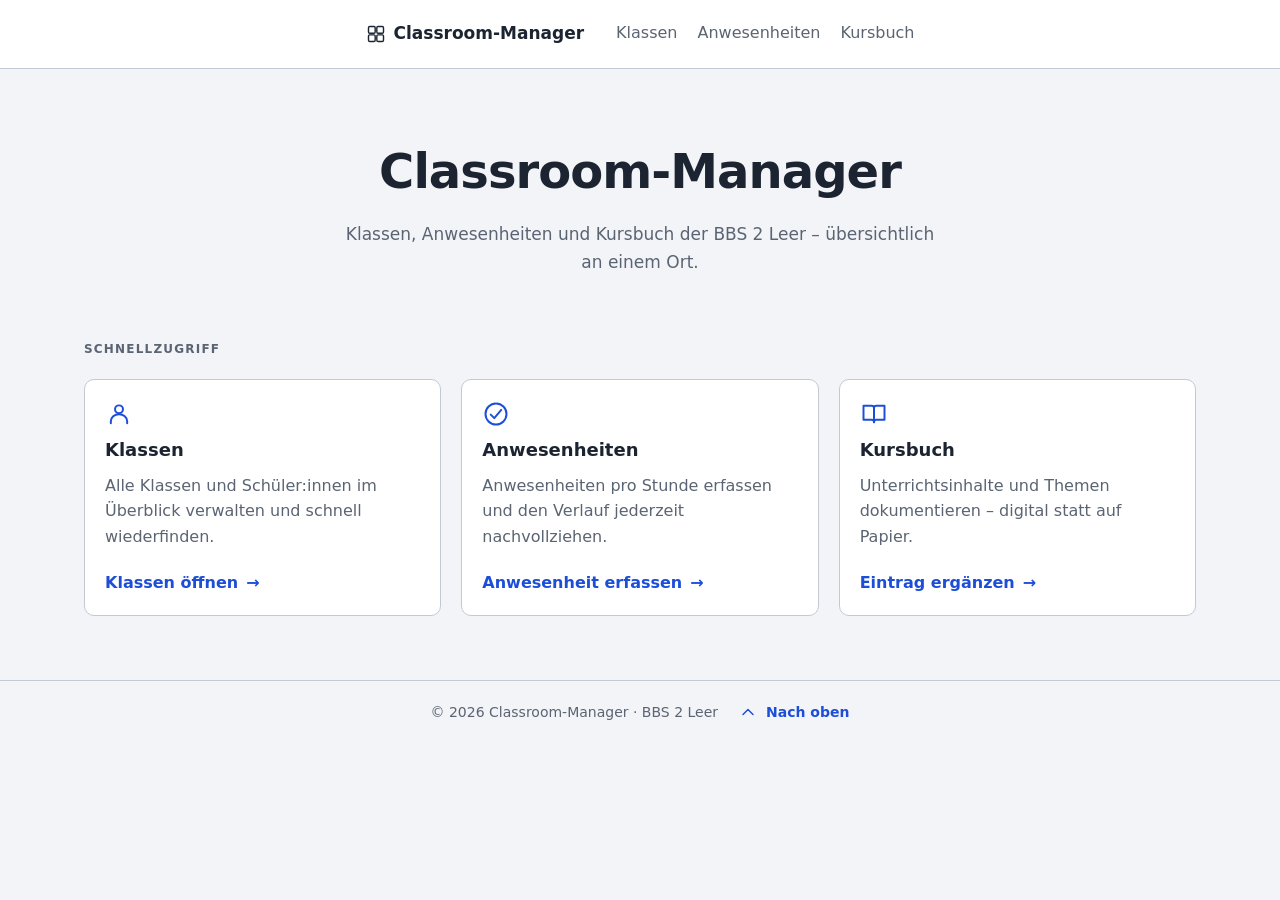
<file: frontend/prototypes/landing/index.html>
<!DOCTYPE html>
<html lang="de">
<head>
  <meta charset="UTF-8" />
  <meta name="viewport" content="width=device-width, initial-scale=1.0" />
  <title>Classroom-Manager – BBS 2 Leer</title>
  <link rel="stylesheet" href="styles.css" />
</head>
<body>
  <!-- Icon sprite: referenced via <use href="#icon-...">. Maybe use a external library when its not a prototype -->
  <svg class="sprite" aria-hidden="true">
    <symbol id="icon-logo" viewBox="0 0 24 24">
      <rect x="3" y="3" width="8" height="8" rx="1.5" />
      <rect x="13" y="3" width="8" height="8" rx="1.5" />
      <rect x="3" y="13" width="8" height="8" rx="1.5" />
      <rect x="13" y="13" width="8" height="8" rx="1.5" />
    </symbol>
    <symbol id="icon-classes" viewBox="0 0 24 24">
      <circle cx="12" cy="8" r="3.4" />
      <path d="M5 20v-1.8a7 6 0 0 1 14 0V20" />
    </symbol>
    <symbol id="icon-attendance" viewBox="0 0 24 24">
      <circle cx="12" cy="12" r="9" />
      <path d="m7.5 12.5 3 3 6-7" />
    </symbol>
    <symbol id="icon-coursebook" viewBox="0 0 24 24">
      <path d="M3 5h7a2 2 0 0 1 2 2v12a2 2 0 0 0-2-2H3z" />
      <path d="M21 5h-7a2 2 0 0 0-2 2v12a2 2 0 0 1 2-2h7z" />
    </symbol>
    <symbol id="icon-arrow-up" viewBox="0 0 24 24">
      <path d="m6 15 6-6 6 6" />
    </symbol>
  </svg>

  <a class="skip-link" href="#inhalt">Zum Inhalt springen</a>

  <header class="header" id="seitenanfang">
    <a class="header__brand" href="#seitenanfang">
      <svg class="icon" aria-hidden="true"><use href="#icon-logo" /></svg>
      Classroom-Manager
    </a>

    <nav aria-label="Hauptnavigation">
      <ul class="nav">
        <li><a class="nav__link" href="#klassen">Klassen</a></li>
        <li><a class="nav__link" href="#anwesenheiten">Anwesenheiten</a></li>
        <li><a class="nav__link" href="#kursbuch">Kursbuch</a></li>
      </ul>
    </nav>
  </header>

  <main id="inhalt">
    <section class="hero">
      <h1 class="hero__title">Classroom-Manager</h1>
      <p class="hero__text">
        Klassen, Anwesenheiten und Kursbuch der BBS 2 Leer – übersichtlich an einem Ort.
      </p>
    </section>

    <section class="section" aria-labelledby="schnellzugriff">
      <h2 class="section__label" id="schnellzugriff">Schnellzugriff</h2>

      <ul class="cards">
        <li>
          <article class="card" id="klassen">
            <svg class="card__icon" aria-hidden="true"><use href="#icon-classes" /></svg>
            <h3 class="card__title">Klassen</h3>
            <p class="card__text">
              Alle Klassen und Schüler:innen im Überblick verwalten und schnell wiederfinden.
            </p>
            <a class="card__link" href="#klassen">
              Klassen öffnen
              <span aria-hidden="true">→</span>
            </a>
          </article>
        </li>

        <li>
          <article class="card" id="anwesenheiten">
            <svg class="card__icon" aria-hidden="true"><use href="#icon-attendance" /></svg>
            <h3 class="card__title">Anwesenheiten</h3>
            <p class="card__text">
              Anwesenheiten pro Stunde erfassen und den Verlauf jederzeit nachvollziehen.
            </p>
            <a class="card__link" href="#anwesenheiten">
              Anwesenheit erfassen
              <span aria-hidden="true">→</span>
            </a>
          </article>
        </li>

        <li>
          <article class="card" id="kursbuch">
            <svg class="card__icon" aria-hidden="true"><use href="#icon-coursebook" /></svg>
            <h3 class="card__title">Kursbuch</h3>
            <p class="card__text">
              Unterrichtsinhalte und Themen dokumentieren – digital statt auf Papier.
            </p>
            <a class="card__link" href="#kursbuch">
              Eintrag ergänzen
              <span aria-hidden="true">→</span>
            </a>
          </article>
        </li>
      </ul>
    </section>
  </main>

  <footer class="footer">
    <p class="footer__text">&copy; 2026 Classroom-Manager &middot; BBS 2 Leer</p>
    <a class="footer__link" href="#seitenanfang">
      <svg class="icon" aria-hidden="true"><use href="#icon-arrow-up" /></svg>
      Nach oben
    </a>
  </footer>

</body>
</html>
</file>
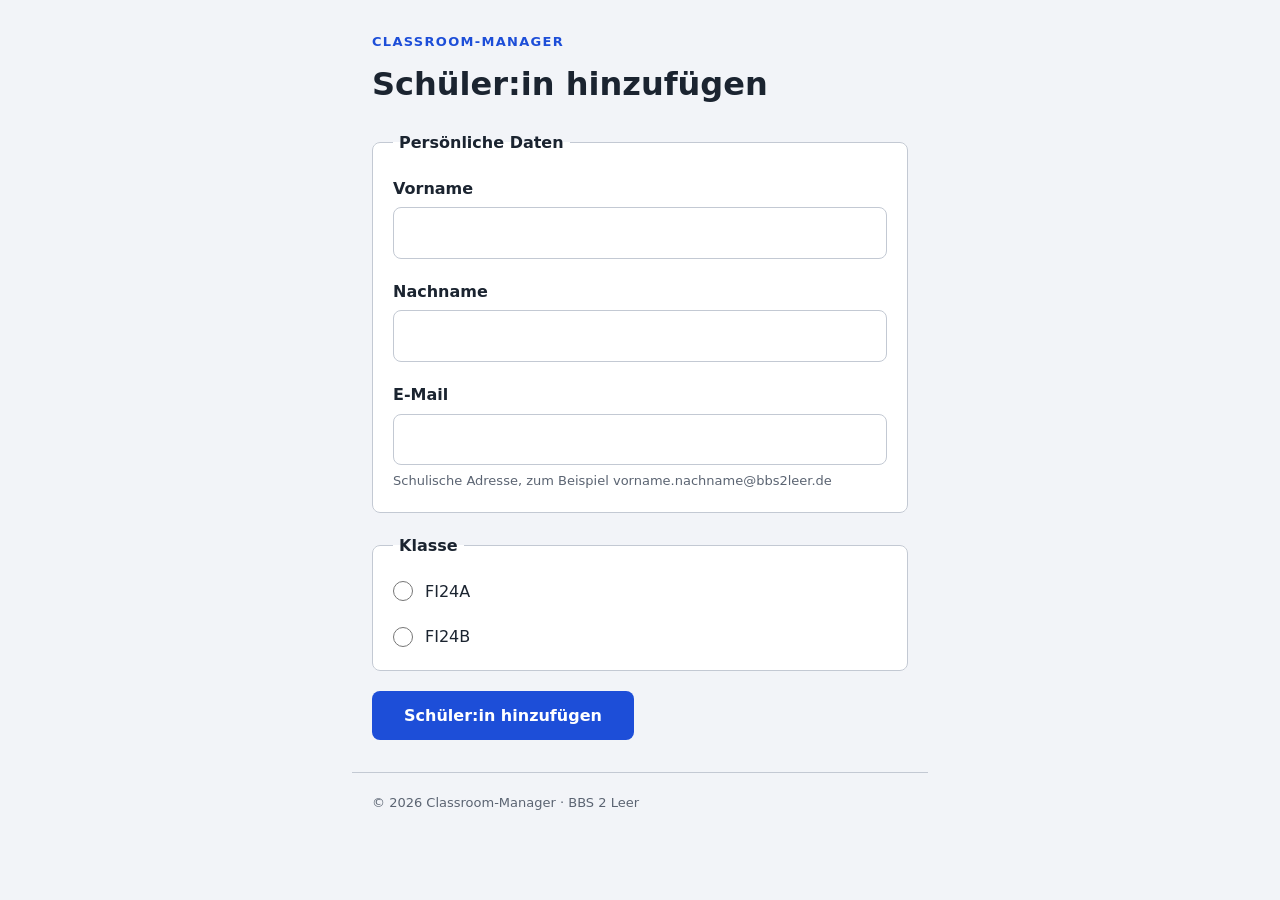
<file: frontend/prototypes/register/index.html>
<!DOCTYPE html>
<html lang="de">
<head>
  <meta charset="UTF-8" />
  <meta name="viewport" content="width=device-width, initial-scale=1.0" />
  <title>Schüler:in hinzufügen – Classroom-Manager</title>
  <link rel="stylesheet" href="styles.css" />
  <script src="validation.js" defer></script>
</head>
<body>
  <header class="page-header">
    <p class="page-header__brand">Classroom-Manager</p>
    <h1>Schüler:in hinzufügen</h1>
  </header>

  <main>
    <form class="form" method="post">
      <p class="form__status" role="status" aria-live="polite"></p>

      <fieldset class="fieldset">
        <legend class="fieldset__legend">Persönliche Daten</legend>

        <div class="field">
          <label class="field__label" for="first-name">Vorname</label>
          <input
            class="field__input"
            id="first-name"
            name="firstName"
            type="text"
            autocomplete="given-name"
            aria-describedby="first-name-error"
            required
          />
          <p class="field__error" id="first-name-error">Bitte gib einen Vornamen ein.</p>
        </div>

        <div class="field">
          <label class="field__label" for="last-name">Nachname</label>
          <input
            class="field__input"
            id="last-name"
            name="lastName"
            type="text"
            autocomplete="family-name"
            aria-describedby="last-name-error"
            required
          />
          <p class="field__error" id="last-name-error">Bitte gib einen Nachnamen ein.</p>
        </div>

        <div class="field">
          <label class="field__label" for="email">E-Mail</label>
          <input
            class="field__input"
            id="email"
            name="email"
            type="email"
            autocomplete="email"
            aria-describedby="email-hint email-error"
            required
          />
          <p class="field__hint" id="email-hint">Schulische Adresse, zum Beispiel vorname.nachname@bbs2leer.de</p>
          <p class="field__error" id="email-error">Bitte gib eine gültige E-Mail-Adresse ein, inklusive @.</p>
        </div>
      </fieldset>

      <fieldset class="fieldset" aria-describedby="class-error">
        <legend class="fieldset__legend">Klasse</legend>

        <div class="choice">
          <input class="choice__input" id="class-fi24a" name="schoolClass" type="radio" value="FI24A" required />
          <label class="choice__label" for="class-fi24a">FI24A</label>
        </div>

        <div class="choice">
          <input class="choice__input" id="class-fi24b" name="schoolClass" type="radio" value="FI24B" />
          <label class="choice__label" for="class-fi24b">FI24B</label>
        </div>

        <p class="field__error" id="class-error">Bitte wähle eine Klasse aus.</p>
      </fieldset>

      <button class="button" type="submit">Schüler:in hinzufügen</button>
    </form>
  </main>

  <footer class="page-footer">
    <p>&copy; 2026 Classroom-Manager &middot; BBS 2 Leer</p>
  </footer>
</body>
</html>
</file>
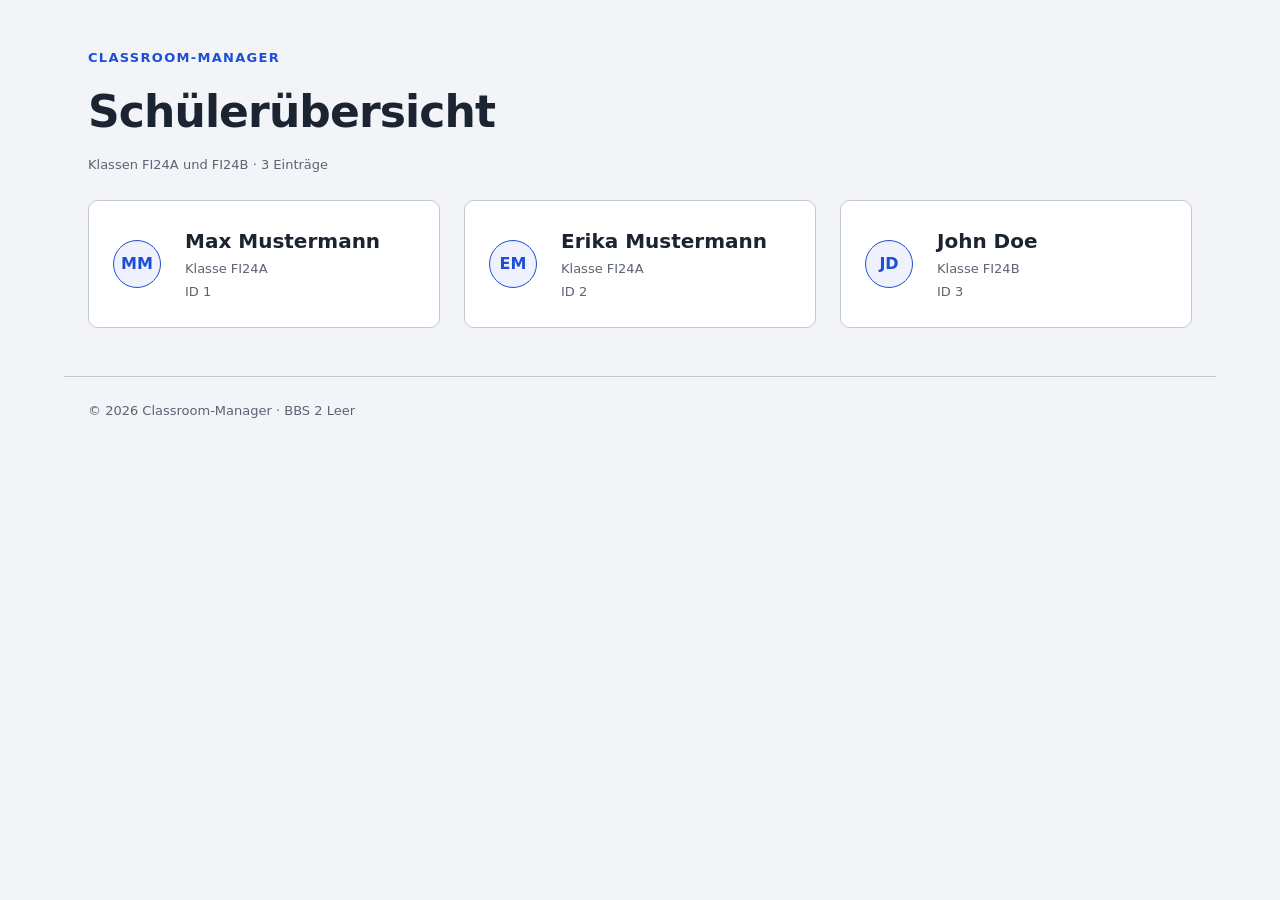
<file: frontend/prototypes/students/index.html>
<!DOCTYPE html>
<html lang="de">
<head>
  <meta charset="UTF-8" />
  <meta name="viewport" content="width=device-width, initial-scale=1.0" />
  <title>Schülerübersicht – Classroom-Manager</title>
  <link rel="stylesheet" href="styles/base.css" />
  <link rel="stylesheet" href="styles/layout.css" />
</head>
<body>
  <header class="page-header">
    <p class="page-header__brand">Classroom-Manager</p>
    <h1 class="page-header__title">Schülerübersicht</h1>
    <p class="page-header__meta">Klassen FI24A und FI24B &middot; 3 Einträge</p>
  </header>

  <main>
    <ul class="student-grid">
      <li>
        <article class="student-card">
          <p class="student-card__initials" aria-hidden="true">MM</p>
          <div class="student-card__body">
            <h2 class="student-card__name">Max Mustermann</h2>
            <p class="student-card__class">Klasse FI24A</p>
            <p class="student-card__id">ID 1</p>
          </div>
        </article>
      </li>

      <li>
        <article class="student-card">
          <p class="student-card__initials" aria-hidden="true">EM</p>
          <div class="student-card__body">
            <h2 class="student-card__name">Erika Mustermann</h2>
            <p class="student-card__class">Klasse FI24A</p>
            <p class="student-card__id">ID 2</p>
          </div>
        </article>
      </li>

      <li>
        <article class="student-card">
          <p class="student-card__initials" aria-hidden="true">JD</p>
          <div class="student-card__body">
            <h2 class="student-card__name">John Doe</h2>
            <p class="student-card__class">Klasse FI24B</p>
            <p class="student-card__id">ID 3</p>
          </div>
        </article>
      </li>
    </ul>
  </main>

  <footer class="page-footer">
    <p>&copy; 2026 Classroom-Manager &middot; BBS 2 Leer</p>
  </footer>
</body>
</html>
</file>
<file: frontend/prototypes/landing/styles.css>
/* ==========================================================================
   Design tokens
   ========================================================================== */

:root {
  --cm-bg: #f2f4f8;
  --cm-surface: #ffffff;
  --cm-text: #1b2430;
  --cm-text-muted: #5b6472;
  --cm-border: #c3c9d3;
  --cm-primary: #1d4ed8;
  --cm-primary-soft: rgba(29, 78, 216, 0.07);
  --cm-on-primary: #ffffff;

  --cm-space-xs: 0.5rem;
  --cm-space-sm: 0.75rem;
  --cm-space-md: 1.25rem;
  --cm-space-lg: 2rem;
  --cm-space-xl: 4rem;

  --cm-radius: 0.625rem;

  --cm-header-height: 3.5rem;
}

@media (prefers-color-scheme: dark) {
  :root {
    --cm-bg: #12161c;
    --cm-surface: #1a1f27;
    --cm-text: #e7eaf1;
    --cm-text-muted: #9aa4b2;
    --cm-border: #39424f;
    --cm-primary: #7aa2ff;
    --cm-primary-soft: rgba(122, 162, 255, 0.1);
    --cm-on-primary: #12161c;
  }
}

/* ==========================================================================
   Base
   ========================================================================== */

* {
  box-sizing: border-box;
}

body {
  margin: 0;
  background-color: var(--cm-bg);
  color: var(--cm-text);
  font-family: system-ui, -apple-system, "Segoe UI", Roboto, sans-serif;
  line-height: 1.6;
}

:focus-visible {
  outline: 3px solid var(--cm-primary);
  outline-offset: 2px;
}

.sprite {
  display: none;
}

.icon {
  width: 1.25rem;
  height: 1.25rem;
  flex: none;
  fill: none;
  stroke: currentColor;
  stroke-width: 1.7;
  stroke-linecap: round;
  stroke-linejoin: round;
}

.skip-link {
  position: absolute;
  top: var(--cm-space-xs);
  left: var(--cm-space-xs);
  z-index: 2;
  padding: var(--cm-space-xs) var(--cm-space-md);
  border-radius: var(--cm-radius);
  background-color: var(--cm-primary);
  color: var(--cm-on-primary);
  font-weight: 600;
  text-decoration: none;
  transform: translateY(-200%);
}

.skip-link:focus-visible {
  transform: translateY(0);
}

/* ==========================================================================
   Header
   ========================================================================== */

.header {
  position: sticky;
  top: 0;
  z-index: 1;
  display: flex;
  flex-wrap: wrap;
  gap: var(--cm-space-sm) var(--cm-space-lg);
  align-items: center;
  justify-content: center;
  min-height: var(--cm-header-height);
  padding: var(--cm-space-sm) var(--cm-space-md);
  background-color: var(--cm-surface);
  border-bottom: 1px solid var(--cm-border);
}

.header__brand {
  display: flex;
  gap: var(--cm-space-xs);
  align-items: center;
  color: var(--cm-text);
  font-size: 1.0625rem;
  font-weight: 700;
  text-decoration: none;
}

.nav {
  display: flex;
  gap: var(--cm-space-md);
  margin: 0;
  padding: 0;
  list-style: none;
}

.nav__link {
  display: block;
  padding: var(--cm-space-xs) 0;
  border-bottom: 2px solid transparent;
  color: var(--cm-text-muted);
  font-weight: 500;
  text-decoration: none;
}

.nav__link:hover,
.nav__link:focus-visible {
  border-bottom-color: var(--cm-primary);
  color: var(--cm-primary);
}

/* ==========================================================================
   Hero
   ========================================================================== */

.hero {
  padding: var(--cm-space-xl) var(--cm-space-md);
  text-align: center;
}

.hero__title {
  margin: 0 0 var(--cm-space-sm);
  font-size: clamp(2rem, 6vw, 3rem);
  font-weight: 800;
  letter-spacing: -0.02em;
  text-wrap: balance;
}

.hero__text {
  max-width: 38rem;
  margin: 0 auto;
  color: var(--cm-text-muted);
  font-size: 1.0625rem;
}

/* ==========================================================================
   Section
   ========================================================================== */

.section {
  max-width: 72rem;
  margin: 0 auto;
  padding: 0 var(--cm-space-md) var(--cm-space-xl);
}

.section__label {
  margin: 0 0 var(--cm-space-md);
  color: var(--cm-text-muted);
  font-size: 0.75rem;
  font-weight: 600;
  letter-spacing: 0.1em;
  text-transform: uppercase;
}

/* ==========================================================================
   Cards — one column on mobile, two from 768px, three from 1024px
   ========================================================================== */

.cards {
  display: grid;
  grid-template-columns: 1fr;
  gap: var(--cm-space-md);
  margin: 0;
  padding: 0;
  list-style: none;
}

@media (min-width: 768px) {
  .cards {
    grid-template-columns: repeat(2, 1fr);
  }
}

@media (min-width: 1024px) {
  .cards {
    grid-template-columns: repeat(3, 1fr);
  }
}

.card {
  position: relative;
  display: flex;
  flex-direction: column;
  gap: var(--cm-space-xs);
  height: 100%;
  padding: var(--cm-space-md);
  background-color: var(--cm-surface);
  border: 1.5px solid var(--cm-border);
  border-radius: var(--cm-radius);
  transition: border-color 150ms ease, background-color 150ms ease;
}

/* focus-within gives keyboard users the same cue as hover gives mouse users */
.card:hover,
.card:focus-within {
  border-color: var(--cm-primary);
  background-color: var(--cm-primary-soft);
}

.card__icon {
  width: 1.75rem;
  height: 1.75rem;
  fill: none;
  stroke: var(--cm-primary);
  stroke-width: 1.7;
  stroke-linecap: round;
  stroke-linejoin: round;
}

.card__title {
  margin: 0;
  font-size: 1.125rem;
}

.card__text {
  margin: 0;
  color: var(--cm-text-muted);
}

.card__link {
  display: flex;
  gap: var(--cm-space-xs);
  align-items: center;
  margin-top: auto;
  padding-top: var(--cm-space-sm);
  color: var(--cm-primary);
  font-weight: 600;
  text-decoration: none;
}

/* Turns the whole card into the link's click target, keeping a single tab stop */
.card__link::after {
  content: "";
  position: absolute;
  inset: 0;
  border-radius: var(--cm-radius);
}

.card:hover .card__link,
.card:focus-within .card__link {
  text-decoration: underline;
}

/* ==========================================================================
   Footer
   ========================================================================== */

.footer {
  display: flex;
  flex-wrap: wrap;
  gap: var(--cm-space-xs) var(--cm-space-md);
  align-items: center;
  justify-content: center;
  padding: var(--cm-space-md);
  border-top: 1px solid var(--cm-border);
  color: var(--cm-text-muted);
  font-size: 0.875rem;
}

.footer__text {
  margin: 0;
}

.footer__link {
  display: flex;
  gap: var(--cm-space-xs);
  align-items: center;
  color: var(--cm-primary);
  font-weight: 600;
  text-decoration: none;
}

.footer__link:hover,
.footer__link:focus-visible {
  text-decoration: underline;
}
</file>
<file: frontend/prototypes/register/styles.css>
/* ==========================================================================
   Design tokens
   ========================================================================== */

:root {
  --cm-bg: #f2f4f8;
  --cm-surface: #ffffff;
  --cm-text: #1b2430;
  --cm-text-muted: #5b6472;
  --cm-border: #c3c9d3;
  --cm-primary: #1d4ed8;
  --cm-error: #b3261e;
  --cm-on-primary: #ffffff;

  --cm-space-xs: 0.375rem;
  --cm-space-sm: 0.75rem;
  --cm-space-md: 1.25rem;
  --cm-space-lg: 2rem;

  --cm-radius: 0.5rem;

  --cm-focus-width: 3px;
  --cm-focus-offset: 2px;
}

@media (prefers-color-scheme: dark) {
  :root {
    --cm-bg: #12161c;
    --cm-surface: #1a1f27;
    --cm-text: #e7eaf1;
    --cm-text-muted: #9aa4b2;
    --cm-border: #39424f;
    --cm-primary: #7aa2ff;
    --cm-error: #ffb4ab;
    --cm-on-primary: #12161c;
  }
}

/* ==========================================================================
   Base
   ========================================================================== */

*,
*::before,
*::after {
  box-sizing: border-box;
}

h1,
p,
legend {
  margin: 0;
}

body {
  margin: 0;
  background-color: var(--cm-bg);
  color: var(--cm-text);
  font-family: system-ui, -apple-system, "Segoe UI", Roboto, sans-serif;
  line-height: 1.6;
}

h1 {
  font-size: clamp(1.5rem, 4vw, 2rem);
  font-weight: 800;
}

/* ==========================================================================
   Focus states
   One rule for everything focusable. Documented in docs/ux/focus-states.md.
   ========================================================================== */

:focus-visible {
  outline: var(--cm-focus-width) solid var(--cm-primary);
  outline-offset: var(--cm-focus-offset);
  border-radius: 2px;
}

/* ==========================================================================
   Page frame
   ========================================================================== */

/* One centred column for header, form and footer so they share an edge
   instead of the form clinging to the left on a wide screen. */
.page-header,
main,
.page-footer {
  width: 100%;
  max-width: 36rem;
  margin-inline: auto;
}

.page-header {
  display: flex;
  flex-direction: column;
  gap: var(--cm-space-xs);
  padding: var(--cm-space-lg) var(--cm-space-md) var(--cm-space-md);
}

.page-header__brand {
  color: var(--cm-primary);
  font-size: 0.8125rem;
  font-weight: 600;
  letter-spacing: 0.1em;
  text-transform: uppercase;
}

main {
  padding: 0 var(--cm-space-md) var(--cm-space-lg);
}

.page-footer {
  padding: var(--cm-space-md);
  border-top: 1px solid var(--cm-border);
  color: var(--cm-text-muted);
  font-size: 0.8125rem;
}

/* ==========================================================================
   Form
   ========================================================================== */

.form {
  display: flex;
  flex-direction: column;
  gap: var(--cm-space-md);
}

.form__status:empty {
  display: none;
}

.form__status {
  padding: var(--cm-space-sm) var(--cm-space-md);
  background-color: var(--cm-surface);
  border-left: 4px solid var(--cm-primary);
  border-radius: var(--cm-radius);
}

.fieldset {
  display: flex;
  flex-direction: column;
  gap: var(--cm-space-md);
  margin: 0;
  padding: var(--cm-space-md);
  background-color: var(--cm-surface);
  border: 1px solid var(--cm-border);
  border-radius: var(--cm-radius);
}

.fieldset__legend {
  padding: 0 var(--cm-space-xs);
  font-weight: 700;
}

/* ==========================================================================
   Field
   ========================================================================== */

.field {
  display: flex;
  flex-direction: column;
  gap: var(--cm-space-xs);
}

.field__label {
  font-weight: 600;
}

.field__input {
  padding: var(--cm-space-sm);
  background-color: var(--cm-surface);
  color: var(--cm-text);
  border: 1px solid var(--cm-border);
  border-radius: var(--cm-radius);
  font: inherit;
}

.field__hint {
  color: var(--cm-text-muted);
  font-size: 0.8125rem;
}

/* Error text stays in the DOM so aria-describedby can point at it, and is
   revealed only once the field is actually invalid after user input. */
.field__error {
  display: none;
  color: var(--cm-error);
  font-size: 0.875rem;
  font-weight: 500;
}

/* :user-invalid fires after interaction, unlike :invalid, which would flag
   every empty required field on page load. */
.field__input:user-invalid {
  border-color: var(--cm-error);
  border-width: 2px;
}

.field__input:user-invalid ~ .field__error,
.fieldset:has(.choice__input:user-invalid) .field__error {
  display: block;
}

/* ==========================================================================
   Radio choice
   ========================================================================== */

.choice {
  display: flex;
  gap: var(--cm-space-sm);
  align-items: center;
}

.choice__input {
  /* 1.25rem keeps the control itself above the 24px minimum target size */
  width: 1.25rem;
  height: 1.25rem;
  margin: 0;
  accent-color: var(--cm-primary);
}

.choice__label {
  font-weight: 500;
}

/* ==========================================================================
   Button
   ========================================================================== */

.button {
  align-self: flex-start;
  min-height: 2.75rem;
  padding: var(--cm-space-sm) var(--cm-space-lg);
  background-color: var(--cm-primary);
  color: var(--cm-on-primary);
  border: none;
  border-radius: var(--cm-radius);
  font: inherit;
  font-weight: 600;
  cursor: pointer;
}
</file>
<file: frontend/prototypes/students/styles/base.css>
/* ==========================================================================
   Base: design tokens, reset, typography
   Contains no class selectors on purpose - component styling lives in layout.css.
   ========================================================================== */

/* --------------------------------------------------------------------------
   Design tokens
   -------------------------------------------------------------------------- */

:root {
  --cm-bg: #f2f4f8;
  --cm-surface: #ffffff;
  --cm-text: #1b2430;
  --cm-text-muted: #5b6472;
  --cm-border: #c3c9d3;
  --cm-primary: #1d4ed8;
  --cm-primary-soft: rgba(29, 78, 216, 0.07);

  /* Fixed spacing for small, structural gaps */
  --cm-space-xs: 0.5rem;
  --cm-space-sm: 0.75rem;

  /* Fluid spacing: grows with the viewport instead of jumping at a breakpoint */
  --cm-space-md: clamp(1rem, 2.5vw, 1.5rem);
  --cm-space-lg: clamp(1.5rem, 5vw, 3rem);

  /* Fluid type: floor for narrow screens, ceiling so it stops growing */
  --cm-font-title: clamp(1.75rem, 6vw, 2.75rem);
  --cm-font-name: clamp(1.0625rem, 2vw, 1.25rem);
  --cm-font-label: 0.8125rem;

  --cm-radius: 0.625rem;
}

@media (prefers-color-scheme: dark) {
  :root {
    --cm-bg: #12161c;
    --cm-surface: #1a1f27;
    --cm-text: #e7eaf1;
    --cm-text-muted: #9aa4b2;
    --cm-border: #39424f;
    --cm-primary: #7aa2ff;
    --cm-primary-soft: rgba(122, 162, 255, 0.1);
  }
}

/* --------------------------------------------------------------------------
   Reset
   -------------------------------------------------------------------------- */

*,
*::before,
*::after {
  box-sizing: border-box;
}

/* Spacing comes from gap in layout.css, not from inherited element margins */
h1,
h2,
p {
  margin: 0;
}

ul {
  margin: 0;
  padding: 0;
  list-style: none;
}

/* --------------------------------------------------------------------------
   Base elements
   -------------------------------------------------------------------------- */

body {
  margin: 0;
  background-color: var(--cm-bg);
  color: var(--cm-text);
  font-family: system-ui, -apple-system, "Segoe UI", Roboto, sans-serif;
  line-height: 1.6;
  /* Keeps a long name from pushing the card wider than the viewport */
  overflow-wrap: break-word;
}

h1 {
  font-size: var(--cm-font-title);
  font-weight: 800;
  letter-spacing: -0.02em;
  text-wrap: balance;
}

h2 {
  font-size: var(--cm-font-name);
  font-weight: 700;
}

:focus-visible {
  outline: 3px solid var(--cm-primary);
  outline-offset: 2px;
}
</file>
<file: frontend/prototypes/students/styles/layout.css>
/* ==========================================================================
   Layout: grid, cards, media queries
   Mobile first - the rules below are the narrow-screen layout, breakpoints
   only add to them.
   ========================================================================== */

/* --------------------------------------------------------------------------
   Page header
   -------------------------------------------------------------------------- */

.page-header {
  display: flex;
  flex-direction: column;
  gap: var(--cm-space-xs);
  padding: var(--cm-space-lg) var(--cm-space-md) var(--cm-space-md);
}

.page-header__brand {
  color: var(--cm-primary);
  font-size: var(--cm-font-label);
  font-weight: 600;
  letter-spacing: 0.1em;
  text-transform: uppercase;
}

.page-header__meta {
  color: var(--cm-text-muted);
  font-size: var(--cm-font-label);
}

/* --------------------------------------------------------------------------
   Student grid
   -------------------------------------------------------------------------- */

main {
  padding: 0 var(--cm-space-md) var(--cm-space-lg);
}

.student-grid {
  display: grid;
  grid-template-columns: 1fr;
  gap: var(--cm-space-md);
}

/* --------------------------------------------------------------------------
   Student card
   -------------------------------------------------------------------------- */

.student-card {
  display: flex;
  flex-direction: column;
  gap: var(--cm-space-sm);
  height: 100%;
  padding: var(--cm-space-md);
  background-color: var(--cm-surface);
  border: 1px solid var(--cm-border);
  border-radius: var(--cm-radius);
}

.student-card__initials {
  display: grid;
  place-items: center;
  /* flex: none keeps the circle round once the card turns into a row */
  flex: none;
  width: 3rem;
  height: 3rem;
  background-color: var(--cm-primary-soft);
  border: 1px solid var(--cm-primary);
  border-radius: 50%;
  color: var(--cm-primary);
  font-weight: 700;
}

.student-card__body {
  display: flex;
  flex-direction: column;
  gap: 0.125rem;
  min-width: 0;
}

.student-card__class {
  color: var(--cm-text-muted);
  font-size: var(--cm-font-label);
  font-weight: 500;
}

.student-card__id {
  color: var(--cm-text-muted);
  font-size: var(--cm-font-label);
}

/* --------------------------------------------------------------------------
   Page footer
   -------------------------------------------------------------------------- */

.page-footer {
  padding: var(--cm-space-md);
  border-top: 1px solid var(--cm-border);
  color: var(--cm-text-muted);
  font-size: var(--cm-font-label);
}

/* --------------------------------------------------------------------------
   Breakpoints
  -------------------------------------------------------------------------- */

/* 36em (576px): card content turns from a stack into a row */
@media (min-width: 36em) {
  .student-card {
    flex-direction: row;
    align-items: center;
    gap: var(--cm-space-md);
  }
}

/* 48em (768px): two columns */
@media (min-width: 48em) {
  .student-grid {
    grid-template-columns: repeat(2, 1fr);
  }
}

/* 64em (1024px): three columns, content capped so cards stop stretching */
@media (min-width: 64em) {
  .student-grid {
    grid-template-columns: repeat(3, 1fr);
  }

  .page-header,
  main,
  .page-footer {
    width: 100%;
    max-width: 72rem;
    margin-inline: auto;
  }
}
</file>
